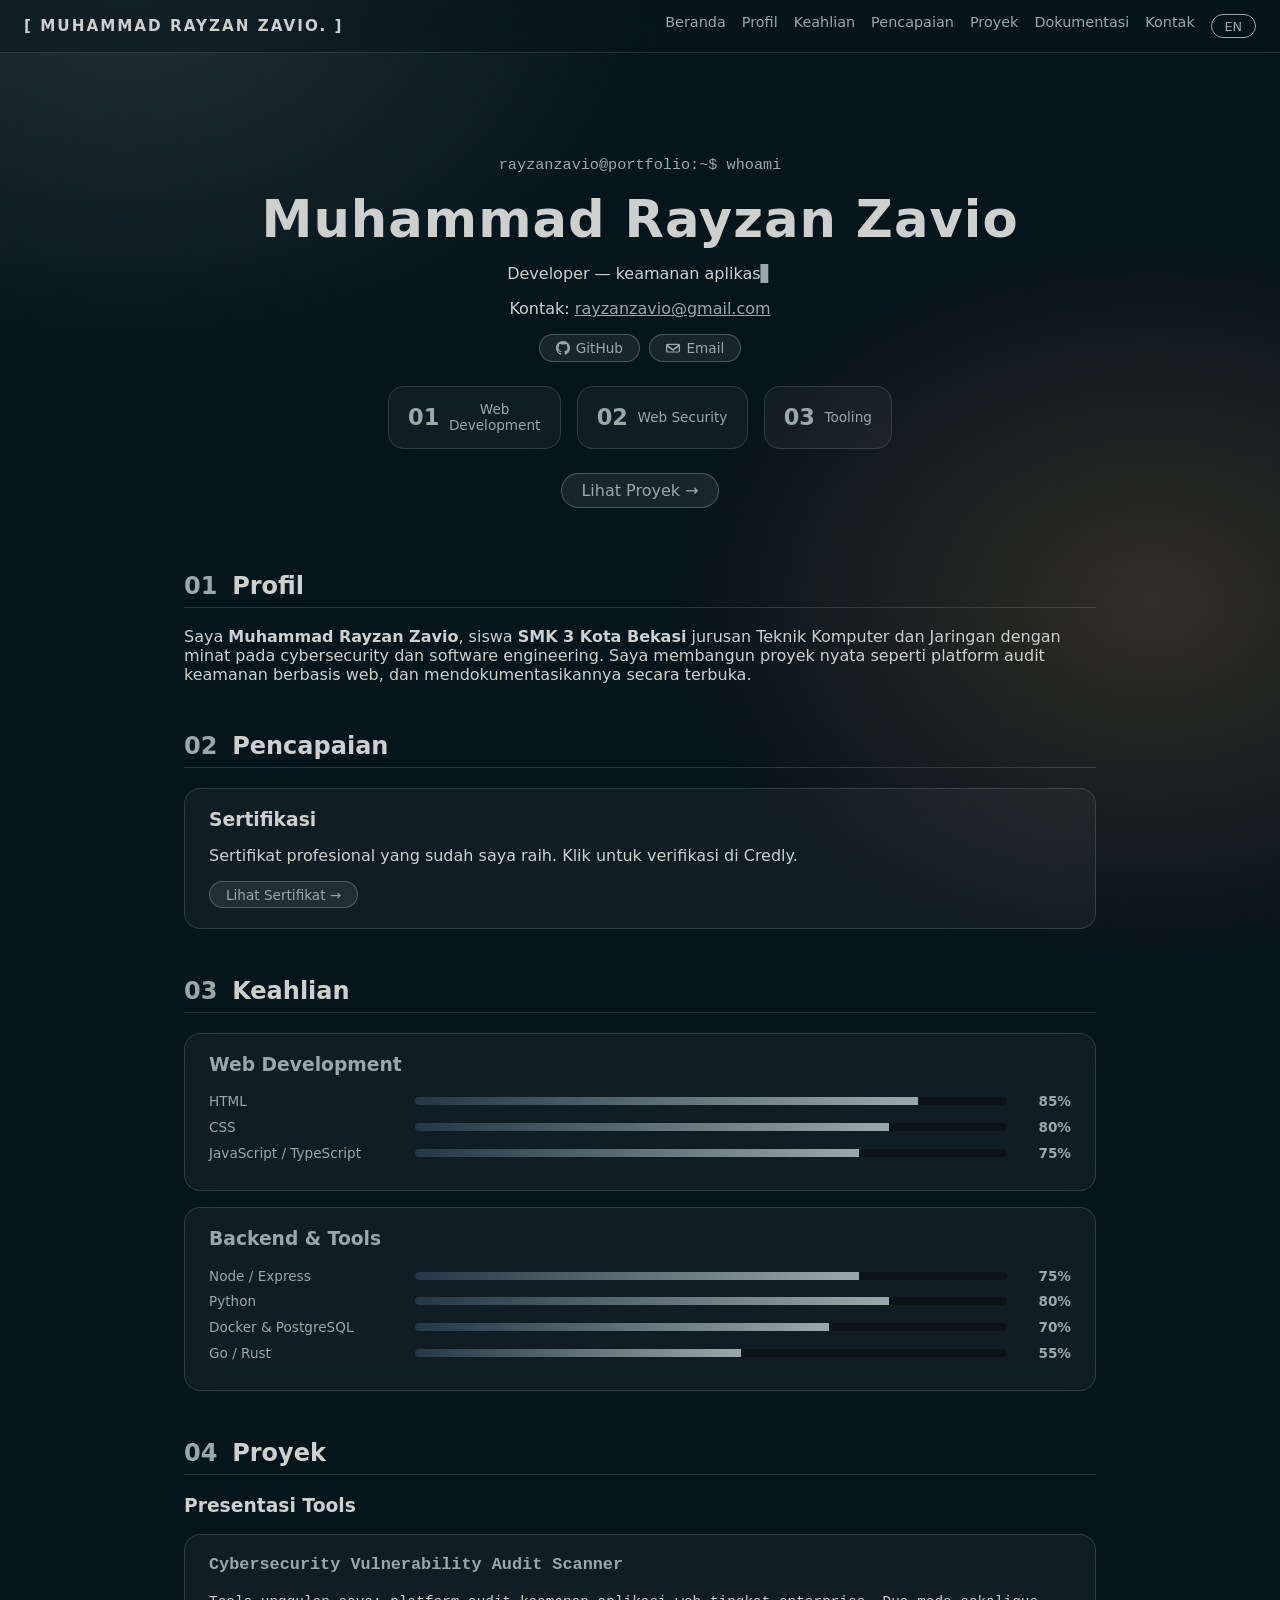
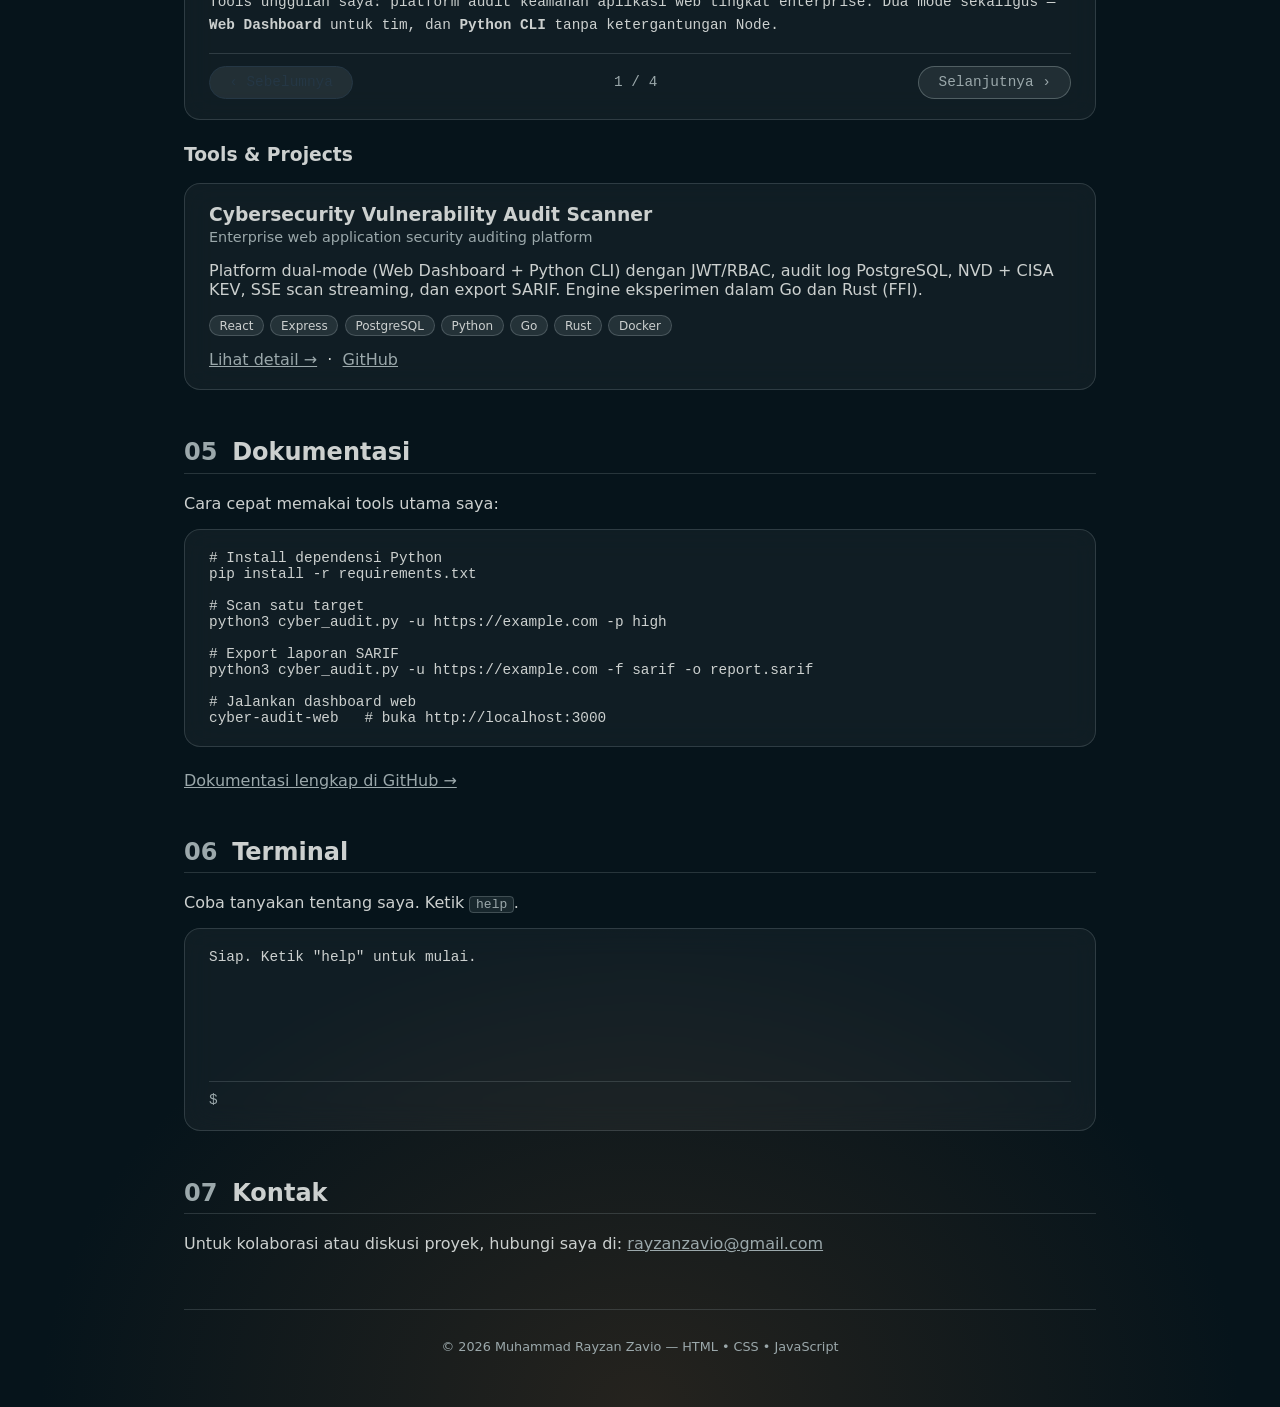
<file: index.html>
<!DOCTYPE html>
<html lang="id">
<head>
  <meta charset="UTF-8" />
  <meta name="viewport" content="width=device-width, initial-scale=1.0" />
  <title>Portofolio — Muhammad Rayzan Zavio</title>
  <link rel="stylesheet" href="style.css" />
</head>
<body>
  <div id="loader">
    <div class="loader-inner">
      <p class="loader-title">INITIALIZING SYSTEM</p>
      <div class="loader-bar"><i id="loader-bar"></i></div>
      <p class="loader-pct"><span id="loader-pct">0</span>%</p>
    </div>
  </div>

  <nav class="navbar">
    <a class="brand" href="#home">[ MUHAMMAD RAYZAN ZAVIO. ]</a>
    <div class="nav-links">
      <a href="#home" data-i18n="nav_home">Beranda</a>
      <a href="#about" data-i18n="nav_about">Profil</a>
      <a href="#skills" data-i18n="nav_skills">Keahlian</a>
      <a href="#achievements" data-i18n="nav_achv">Pencapaian</a>
      <a href="#projects" data-i18n="nav_projects">Proyek</a>
      <a href="#docs" data-i18n="nav_docs">Dokumentasi</a>
      <a href="#contact" data-i18n="nav_contact">Kontak</a>
      <button id="lang-toggle" type="button" class="lang-btn">EN</button>
    </div>
  </nav>

  <main class="container">
    <header id="home" class="hero">
      <p class="prompt">rayzanzavio@portfolio:~$ whoami</p>
      <h1>Muhammad Rayzan Zavio</h1>
      <p class="tagline"><span id="typed"></span><span class="cursor">▋</span></p>
      <p class="contact-line"><span data-i18n="contact_label">Kontak:</span> <a href="mailto:rayzanzavio@gmail.com">rayzanzavio@gmail.com</a></p>
      <div class="badges">
        <a class="badge" href="https://github.com/rayzanzavio" target="_blank" rel="noreferrer">
          <svg viewBox="0 0 16 16" width="14" height="14" fill="currentColor" style="vertical-align:-2px; margin-right:6px;"><path d="M8 0C3.58 0 0 3.58 0 8c0 3.54 2.29 6.53 5.47 7.59.4.07.55-.17.55-.38 0-.19-.01-.82-.01-1.49-2.01.37-2.53-.49-2.69-.94-.09-.23-.48-.94-.82-1.13-.28-.15-.68-.52-.01-.53.63-.01 1.08.58 1.23.82.72 1.21 1.87.87 2.33.66.07-.52.28-.87.51-1.07-1.78-.2-3.64-.89-3.64-3.95 0-.87.31-1.59.82-2.15-.08-.2-.36-1.02.08-2.12 0 0 .67-.21 2.2.82.64-.18 1.32-.27 2-.27.68 0 1.36.09 2 .27 1.53-1.04 2.2-.82 2.2-.82.44 1.1.16 1.92.08 2.12.51.56.82 1.27.82 2.15 0 3.07-1.87 3.75-3.65 3.95.29.25.54.73.54 1.48 0 1.07-.01 1.93-.01 2.2 0 .21.15.46.55.38A8.012 8.012 0 0 0 16 8c0-4.42-3.58-8-8-8z"/></svg>GitHub
        </a>
        <a class="badge" href="mailto:rayzanzavio@gmail.com">
          <svg viewBox="0 0 16 16" width="14" height="14" fill="currentColor" style="vertical-align:-2px; margin-right:6px;"><path d="M1.5 3h13A1.5 1.5 0 0 1 16 4.5v7a1.5 1.5 0 0 1-1.5 1.5h-13A1.5 1.5 0 0 1 0 11.5v-7A1.5 1.5 0 0 1 1.5 3zm.7 1.5L8 9.06l5.8-4.56H2.2zM14.5 6.44l-6.5 5.1-6.5-5.1v5.06a.5.5 0 0 0 .5.5h12a.5.5 0 0 0 .5-.5V6.44z"/></svg>Email
        </a>
      </div>
      <div class="focus-badges">
        <a href="#skills"><b>01</b><span data-i18n="badge1">Web<br>Development</span></a>
        <a href="#projects"><b>02</b><span data-i18n="badge2">Web Security</span></a>
        <a href="#terminal-section"><b>03</b><span data-i18n="badge3">Tooling</span></a>
      </div>
      <a class="cta" href="#projects" data-i18n="cta_projects">Lihat Proyek →</a>
    </header>

    <section id="about">
      <h2><span class="accent">01</span> <span data-i18n="h_about">Profil</span></h2>
      <p data-i18n="about_p">Saya <b>Muhammad Rayzan Zavio</b>, siswa <b>SMK 3 Kota Bekasi</b> jurusan Teknik Komputer dan Jaringan dengan minat pada cybersecurity dan software engineering. Saya membangun proyek nyata seperti platform audit keamanan berbasis web, dan mendokumentasikannya secara terbuka.</p>
    </section>

    <section id="achievements">
      <h2><span class="accent">02</span> <span data-i18n="h_achv">Pencapaian</span></h2>
      <div class="card">
        <h3 data-i18n="achv_title">Sertifikasi</h3>
        <p data-i18n="achv_desc">Sertifikat profesional yang sudah saya raih. Klik untuk verifikasi di Credly.</p>
        <a class="badge" href="https://www.credly.com/badges/d5cc76fa-aaeb-44bf-a2a5-eb43eb70c152/public_url" target="_blank" rel="noreferrer">Lihat Sertifikat →</a>
      </div>
    </section>

    <section id="skills">
      <h2><span class="accent">03</span> <span data-i18n="h_skills">Keahlian</span></h2>
      <div class="skill-group">
        <h3>Web Development</h3>
        <div class="skill"><span>HTML</span><div class="bar"><i style="width:85%"></i></div><b>85%</b></div>
        <div class="skill"><span>CSS</span><div class="bar"><i style="width:80%"></i></div><b>80%</b></div>
        <div class="skill"><span>JavaScript / TypeScript</span><div class="bar"><i style="width:75%"></i></div><b>75%</b></div>
      </div>
      <div class="skill-group">
        <h3>Backend &amp; Tools</h3>
        <div class="skill"><span>Node / Express</span><div class="bar"><i style="width:75%"></i></div><b>75%</b></div>
        <div class="skill"><span>Python</span><div class="bar"><i style="width:80%"></i></div><b>80%</b></div>
        <div class="skill"><span>Docker &amp; PostgreSQL</span><div class="bar"><i style="width:70%"></i></div><b>70%</b></div>
        <div class="skill"><span>Go / Rust</span><div class="bar"><i style="width:55%"></i></div><b>55%</b></div>
      </div>
    </section>

    <section id="projects">
      <h2><span class="accent">04</span> <span data-i18n="h_projects">Proyek</span></h2>

      <h3 data-i18n="h_presentation">Presentasi Tools</h3>
      <div class="terminal presentation">
        <div id="slide" class="slide"></div>
        <div class="slide-nav">
          <button id="prev" type="button" data-i18n="prev">‹ Sebelumnya</button>
          <span id="counter"></span>
          <button id="next" type="button" data-i18n="next">Selanjutnya ›</button>
        </div>
        <button id="to-projects" type="button" class="cta" hidden data-i18n="to_projects">Lanjutkan Melihat Proyek →</button>
      </div>

      <h3>Tools &amp; Projects</h3>
      <div class="grid" id="project-grid"></div>
    </section>

    <section id="docs">
      <h2><span class="accent">05</span> <span data-i18n="h_docs">Dokumentasi</span></h2>
      <p data-i18n="docs_p">Cara cepat memakai tools utama saya:</p>
      <div class="terminal">
<pre style="margin:0; white-space:pre-wrap;"># Install dependensi Python
pip install -r requirements.txt

# Scan satu target
python3 cyber_audit.py -u https://example.com -p high

# Export laporan SARIF
python3 cyber_audit.py -u https://example.com -f sarif -o report.sarif

# Jalankan dashboard web
cyber-audit-web   # buka http://localhost:3000</pre>
      </div>
      <p><a href="https://github.com/RyzanZavio/CYBER-AUDIT-by-NazarzzDefa" target="_blank" rel="noreferrer">Dokumentasi lengkap di GitHub →</a></p>
    </section>

    <section id="terminal-section">
      <h2><span class="accent">06</span> Terminal</h2>
      <p data-i18n="terminal_p">Coba tanyakan tentang saya. Ketik <code>help</code>.</p>
      <div class="terminal">
        <div id="terminal-output" class="terminal-output"><div>Siap. Ketik "help" untuk mulai.</div></div>
        <form id="terminal-form" class="terminal-form">
          <label for="terminal-input">$</label>
          <input id="terminal-input" type="text" autocomplete="off" />
        </form>
      </div>
    </section>

    <section id="contact">
      <h2><span class="accent">07</span> <span data-i18n="h_contact">Kontak</span></h2>
      <p><span data-i18n="contact_p">Untuk kolaborasi atau diskusi proyek, hubungi saya di:</span>
        <a href="mailto:rayzanzavio@gmail.com">rayzanzavio@gmail.com</a></p>
    </section>

    <footer class="footer">
      <p data-i18n="footer">© 2026 Muhammad Rayzan Zavio — HTML • CSS • JavaScript</p>
    </footer>
  </main>

  <script src="main.js"></script>
</body>
</html>
</file>
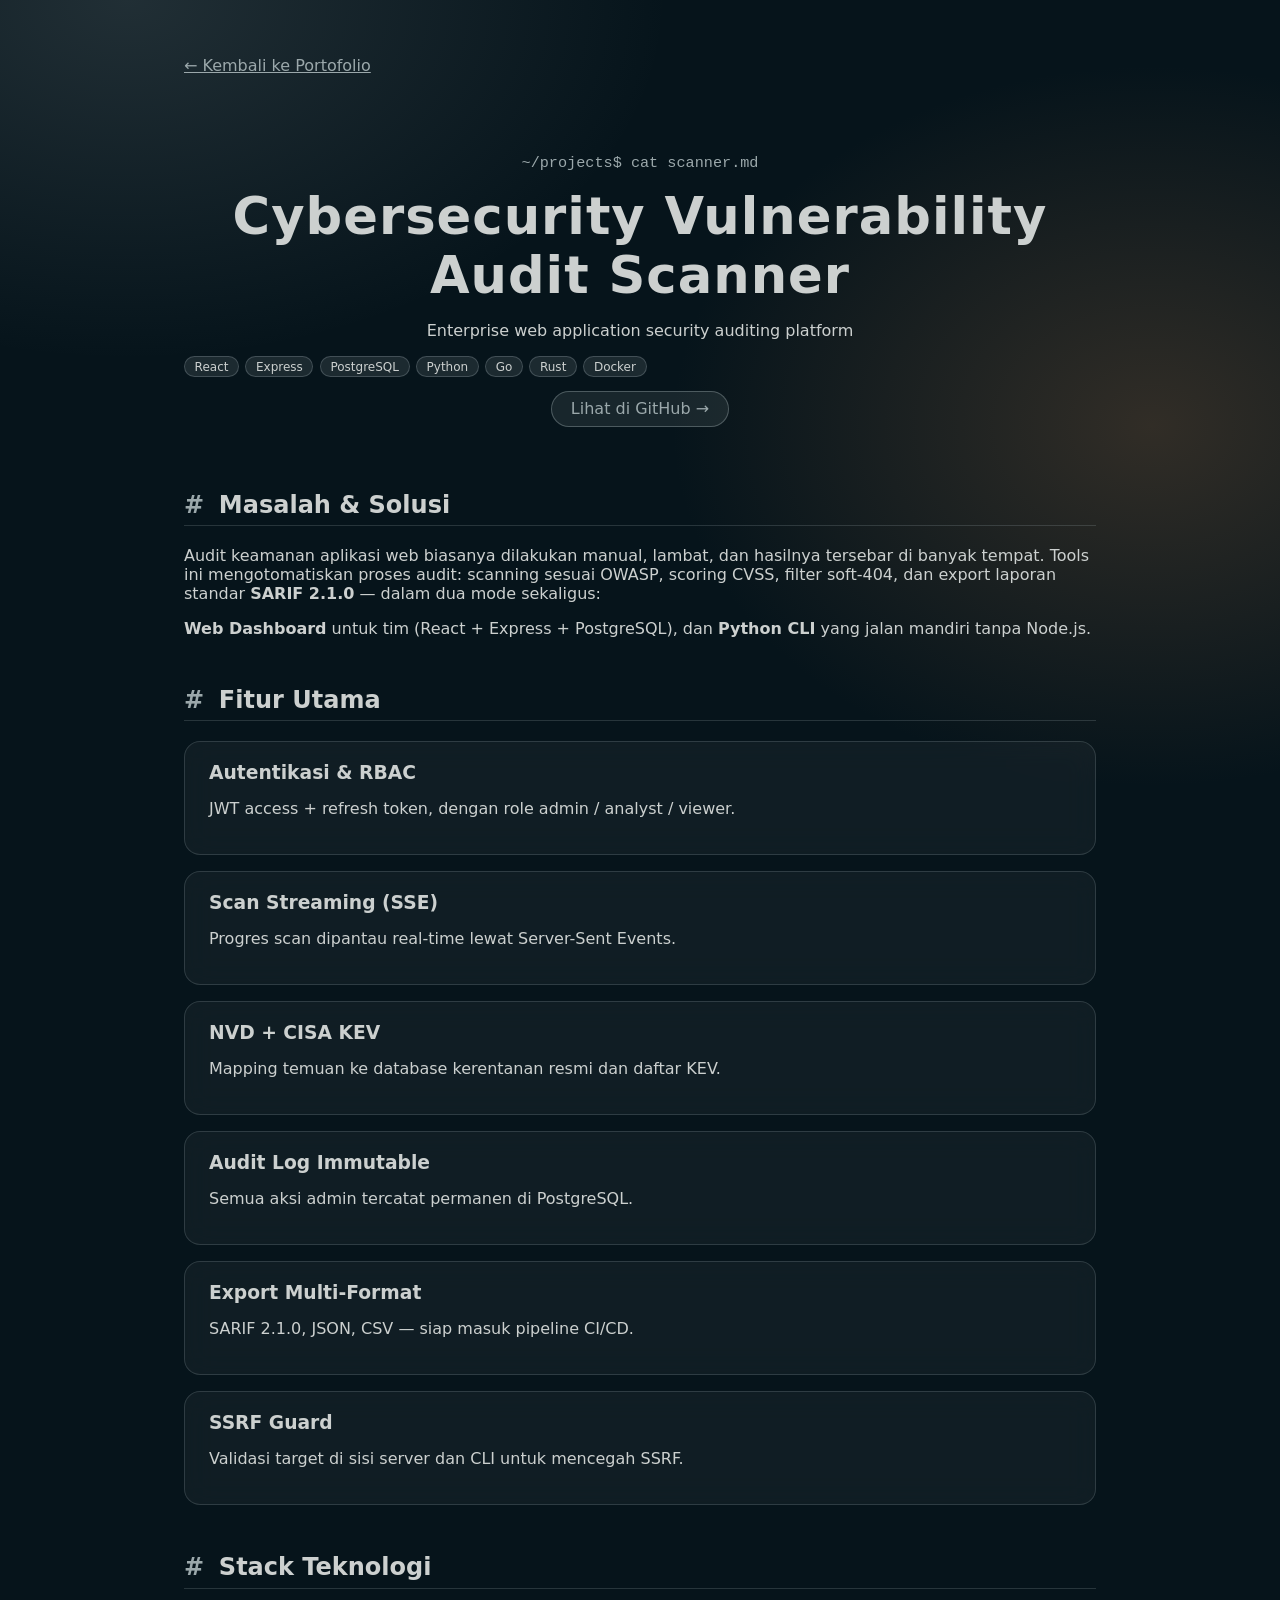
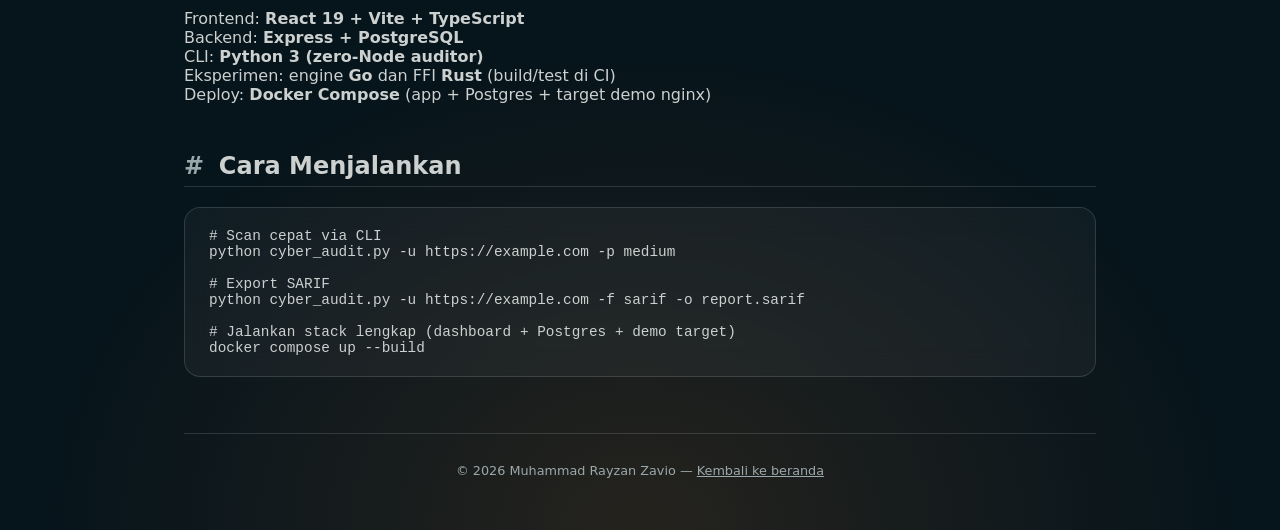
<file: projects/scanner.html>
<!DOCTYPE html>
<html lang="id">
<head>
  <meta charset="UTF-8" />
  <meta name="viewport" content="width=device-width, initial-scale=1.0" />
  <title>Scanner — Muhammad Rayzan Zavio</title>
  <link rel="stylesheet" href="../style.css" />
</head>
<body>
  <main class="container">
    <p><a href="../index.html">← Kembali ke Portofolio</a></p>

    <header class="hero">
      <p class="prompt">~/projects$ cat scanner.md</p>
      <h1>Cybersecurity Vulnerability Audit Scanner</h1>
      <p class="tagline">Enterprise web application security auditing platform</p>
      <div class="stack">
        <span>React</span><span>Express</span><span>PostgreSQL</span><span>Python</span><span>Go</span><span>Rust</span><span>Docker</span>
      </div>
      <a class="cta" href="https://github.com/RyzanZavio/cybersecurity-vulnerability-audit-scanner" target="_blank" rel="noreferrer">Lihat di GitHub →</a>
    </header>

    <section>
      <h2><span class="accent">#</span> Masalah &amp; Solusi</h2>
      <p>Audit keamanan aplikasi web biasanya dilakukan manual, lambat, dan hasilnya tersebar di banyak tempat. Tools ini mengotomatiskan proses audit: scanning sesuai OWASP, scoring CVSS, filter soft-404, dan export laporan standar <b>SARIF 2.1.0</b> — dalam dua mode sekaligus:</p>
      <p><b>Web Dashboard</b> untuk tim (React + Express + PostgreSQL), dan <b>Python CLI</b> yang jalan mandiri tanpa Node.js.</p>
    </section>

    <section>
      <h2><span class="accent">#</span> Fitur Utama</h2>
      <div class="grid">
        <div class="card"><h3>Autentikasi &amp; RBAC</h3><p>JWT access + refresh token, dengan role admin / analyst / viewer.</p></div>
        <div class="card"><h3>Scan Streaming (SSE)</h3><p>Progres scan dipantau real-time lewat Server-Sent Events.</p></div>
        <div class="card"><h3>NVD + CISA KEV</h3><p>Mapping temuan ke database kerentanan resmi dan daftar KEV.</p></div>
        <div class="card"><h3>Audit Log Immutable</h3><p>Semua aksi admin tercatat permanen di PostgreSQL.</p></div>
        <div class="card"><h3>Export Multi-Format</h3><p>SARIF 2.1.0, JSON, CSV — siap masuk pipeline CI/CD.</p></div>
        <div class="card"><h3>SSRF Guard</h3><p>Validasi target di sisi server dan CLI untuk mencegah SSRF.</p></div>
      </div>
    </section>

    <section>
      <h2><span class="accent">#</span> Stack Teknologi</h2>
      <p>Frontend: <b>React 19 + Vite + TypeScript</b><br />
         Backend: <b>Express + PostgreSQL</b><br />
         CLI: <b>Python 3 (zero-Node auditor)</b><br />
         Eksperimen: engine <b>Go</b> dan FFI <b>Rust</b> (build/test di CI)<br />
         Deploy: <b>Docker Compose</b> (app + Postgres + target demo nginx)</p>
    </section>

    <section>
      <h2><span class="accent">#</span> Cara Menjalankan</h2>
      <div class="terminal">
<pre style="margin:0; white-space:pre-wrap;"># Scan cepat via CLI
python cyber_audit.py -u https://example.com -p medium

# Export SARIF
python cyber_audit.py -u https://example.com -f sarif -o report.sarif

# Jalankan stack lengkap (dashboard + Postgres + demo target)
docker compose up --build</pre>
      </div>
    </section>

    <footer class="footer">
      <p>© 2026 Muhammad Rayzan Zavio — <a href="../index.html">Kembali ke beranda</a></p>
    </footer>
  </main>
</body>
</html>
</file>
<file: style.css>
:root {
  --bg: #06141B;
  --panel: #11212D;
  --panel2: #253745;
  --beige: #CCD0CF;
  --beige-dim: #9BA8AB;
  --brown: #253745;
  --brown-deep: #11212D;
  --gold: #9BA8AB;
  --glass: rgba(204, 208, 207, 0.05);
  --glass-border: rgba(155, 168, 171, 0.22);
}

* { box-sizing: border-box; }
html { scroll-behavior: smooth; }

body {
  margin: 0;
  min-height: 100vh;
  color: var(--beige);
  font-family: 'Segoe UI', system-ui, sans-serif;
  background:
    radial-gradient(900px 600px at 10% 0%, rgba(155, 168, 171, 0.18), transparent 60%),
    radial-gradient(800px 600px at 90% 20%, rgba(92, 70, 50, 0.5), transparent 60%),
    radial-gradient(1000px 800px at 50% 100%, rgba(58, 45, 32, 0.6), transparent 60%),
    #06141B;
}

/* glassmorphism panels */
.glass, .card, .terminal, .navbar, .skill-group, .focus-badges > a {
  background: var(--glass);
  border: 1px solid var(--glass-border);
  backdrop-filter: blur(14px);
  -webkit-backdrop-filter: blur(14px);
  border-radius: 16px;
}

.container { max-width: 960px; margin: 0 auto; padding: 2.5rem 1.5rem; }

.navbar {
  position: sticky;
  top: 0;
  z-index: 10;
  display: flex;
  justify-content: space-between;
  align-items: center;
  gap: 1rem;
  padding: 0.9rem 1.5rem;
  background: rgba(6, 20, 27, 0.5);
  border-radius: 0;
  border-left: none;
  border-right: none;
  border-top: none;
}

.brand {
  color: var(--beige);
  font-weight: 700;
  letter-spacing: 2px;
  text-decoration: none;
  font-size: 0.95rem;
}

.nav-links { display: flex; gap: 1rem; flex-wrap: wrap; }
.nav-links a { color: var(--beige-dim); text-decoration: none; font-size: 0.9rem; transition: color .2s; }
.nav-links a:hover { color: var(--gold); }

.prompt { color: var(--gold); font-family: 'Courier New', monospace; font-size: 0.95rem; }
.hero h1 { font-size: 2.6rem; margin: 0.25rem 0; letter-spacing: 1px; }
.cursor { color: var(--gold); animation: blink 1s steps(1) infinite; }
@keyframes blink { 50% { opacity: 0; } }

.focus-badges { display: flex; gap: 1rem; margin: 1.5rem 0; flex-wrap: wrap; }
.focus-badges a { text-decoration: none; color: inherit; }
.focus-badges a { padding: 0.9rem 1.2rem; display: flex; gap: 0.6rem; align-items: center; }
.focus-badges a:hover { text-decoration: none; border-color: var(--gold); }
.focus-badges b { color: var(--gold); font-size: 1.4rem; }
.focus-badges span { color: var(--beige-dim); font-size: 0.85rem; }

a { color: var(--gold); }
a:hover { text-decoration: underline; }

h2 { border-bottom: 1px solid var(--glass-border); padding-bottom: 0.4rem; margin-top: 3rem; }
.accent { color: var(--gold); margin-right: 0.4rem; }

.skill-group { padding: 1.25rem 1.5rem; margin-bottom: 1rem; }
.skill-group h3 { color: var(--gold); margin-top: 0; }
.skill { display: flex; align-items: center; gap: 1rem; margin-bottom: 0.6rem; }
.skill span { width: 190px; color: var(--beige-dim); font-size: 0.85rem; }
.skill b { width: 3rem; text-align: right; font-size: 0.85rem; color: var(--gold); }
.bar { flex: 1; height: 8px; background: rgba(0,0,0,0.35); border-radius: 6px; overflow: hidden; }
.bar i { display: block; height: 100%; background: linear-gradient(90deg, var(--brown), var(--gold)); }

.grid { display: grid; gap: 1rem; }
.card { padding: 1.25rem 1.5rem; transition: transform .2s ease, box-shadow .2s ease; }
.card:hover { transform: translateY(-4px); box-shadow: 0 10px 30px rgba(155, 168, 171,.12); }
.hero { text-align: center; padding: 3rem 0 1rem; }
.hero h1 { font-size: clamp(2rem, 6vw, 3.2rem); line-height: 1.15; }
.prompt { text-align: center; }
.focus-badges { justify-content: center; }
.badges { justify-content: center; flex-wrap: wrap; }
.cta { display: inline-block; }

.card h3 { margin: 0 0 0.25rem; }
.card .tagline { color: var(--gold); font-size: 0.9rem; margin: 0; }

.stack { display: flex; flex-wrap: wrap; gap: 0.4rem; margin: 0.9rem 0; }
.stack span {
  background: rgba(155, 168, 171, 0.15);
  border: 1px solid rgba(155, 168, 171, 0.3);
  color: var(--beige);
  padding: 0.15rem 0.6rem;
  border-radius: 999px;
  font-size: 0.75rem;
}

.terminal { padding: 1.25rem 1.5rem; margin-bottom: 1.5rem; font-family: 'Courier New', monospace; font-size: 0.9rem; }
.slide h3 { margin-top: 0; color: var(--gold); }
.slide p { line-height: 1.6; }
.slide-nav { display: flex; align-items: center; justify-content: space-between; border-top: 1px solid var(--glass-border); margin-top: 1rem; padding-top: 0.75rem; }
.slide-nav button, .cta {
  background: rgba(155, 168, 171,0.12);
  color: var(--gold);
  border: 1px solid rgba(155, 168, 171,0.4);
  border-radius: 999px;
  padding: 0.45rem 1.2rem;
  font: inherit;
  cursor: pointer;
  transition: background .2s, color .2s, transform .2s;
  display: inline-block;
  text-decoration: none;
}
.slide-nav button:hover:not(:disabled), .cta:hover { background: var(--gold); color: #06141B; transform: translateY(-1px); }
.slide-nav button:disabled { border-color: var(--brown); color: var(--brown); cursor: default; }
#to-projects { margin: 1rem auto 0; }
#to-projects[hidden] { display: none; }
.slide-nav span { color: var(--beige-dim); }

.terminal-output { min-height: 120px; max-height: 260px; overflow-y: auto; white-space: pre-wrap; }
.terminal-output .cmd { color: var(--gold); }
.terminal-output .err { color: #c97b63; }
.terminal-form { display: flex; gap: 0.5rem; border-top: 1px solid var(--glass-border); margin-top: 0.75rem; padding-top: 0.6rem; }
.terminal-form label { color: var(--gold); }
.terminal-form input { flex: 1; background: transparent; border: none; outline: none; color: var(--beige); font: inherit; }

code { background: rgba(155, 168, 171,0.12); border: 1px solid rgba(155, 168, 171,0.3); padding: 0 0.35rem; border-radius: 4px; color: var(--gold); }

.badges { display: flex; gap: 0.6rem; margin: 0.5rem 0 1rem; }
.badge {
  border: 1px solid rgba(155, 168, 171,0.4);
  background: rgba(155, 168, 171,0.12);
  color: var(--gold);
  padding: 0.3rem 1rem;
  border-radius: 999px;
  text-decoration: none;
  font-size: 0.85rem;
  transition: background .2s, color .2s;
  display: inline-flex;
  align-items: center;
}
.badge:hover { background: var(--gold); color: #06141B; text-decoration: none; }

.lang-btn {
  background: transparent;
  border: 1px solid var(--gold);
  color: var(--gold);
  border-radius: 999px;
  padding: 0.2rem 0.8rem;
  font: inherit;
  font-size: 0.8rem;
  cursor: pointer;
}
.lang-btn:hover { background: var(--gold); color: #06141B; }

.footer { margin-top: 3.5rem; padding-top: 1rem; border-top: 1px solid var(--glass-border); color: var(--beige-dim); font-size: 0.8rem; text-align: center; }

/* ---------- Loading animation ---------- */
#loader {
  position: fixed;
  inset: 0;
  z-index: 100;
  background: #06141B;
  display: flex;
  align-items: center;
  justify-content: center;
  transition: opacity 0.6s ease;
}
#loader.done { opacity: 0; pointer-events: none; }
.loader-inner { text-align: center; }
.loader-title {
  font-family: 'Courier New', monospace;
  letter-spacing: 4px;
  color: #9BA8AB;
  margin-bottom: 1rem;
}
.loader-bar {
  width: 240px;
  max-width: 70vw;
  height: 4px;
  background: #11212D;
  border-radius: 4px;
  overflow: hidden;
  margin: 0 auto;
}
.loader-bar i {
  display: block;
  height: 100%;
  width: 0%;
  background: linear-gradient(90deg, #253745, #9BA8AB);
  transition: width 0.1s linear;
}
.loader-pct { color: #CCD0CF; font-family: 'Courier New', monospace; margin-top: 0.75rem; }

/* ---------- Mobile-friendly ---------- */
@media (max-width: 640px) {
  .container { padding: 1.5rem 1rem; }
  .navbar { flex-wrap: wrap; justify-content: center; gap: 0.5rem 1rem; }
  .nav-links { justify-content: center; gap: 0.7rem; }
  .nav-links a { font-size: 0.8rem; }
  .skill span { width: 100%; }
  .skill { flex-wrap: wrap; gap: 0.35rem; }
  .skill b { width: auto; margin-left: auto; }
  .focus-badges div, .focus-badges a { padding: 0.6rem 0.9rem; }
  .slide-nav { flex-wrap: wrap; gap: 0.5rem; justify-content: center; }
  .terminal { font-size: 0.8rem; padding: 1rem; }
  h2 { font-size: 1.3rem; }
}
</file>
